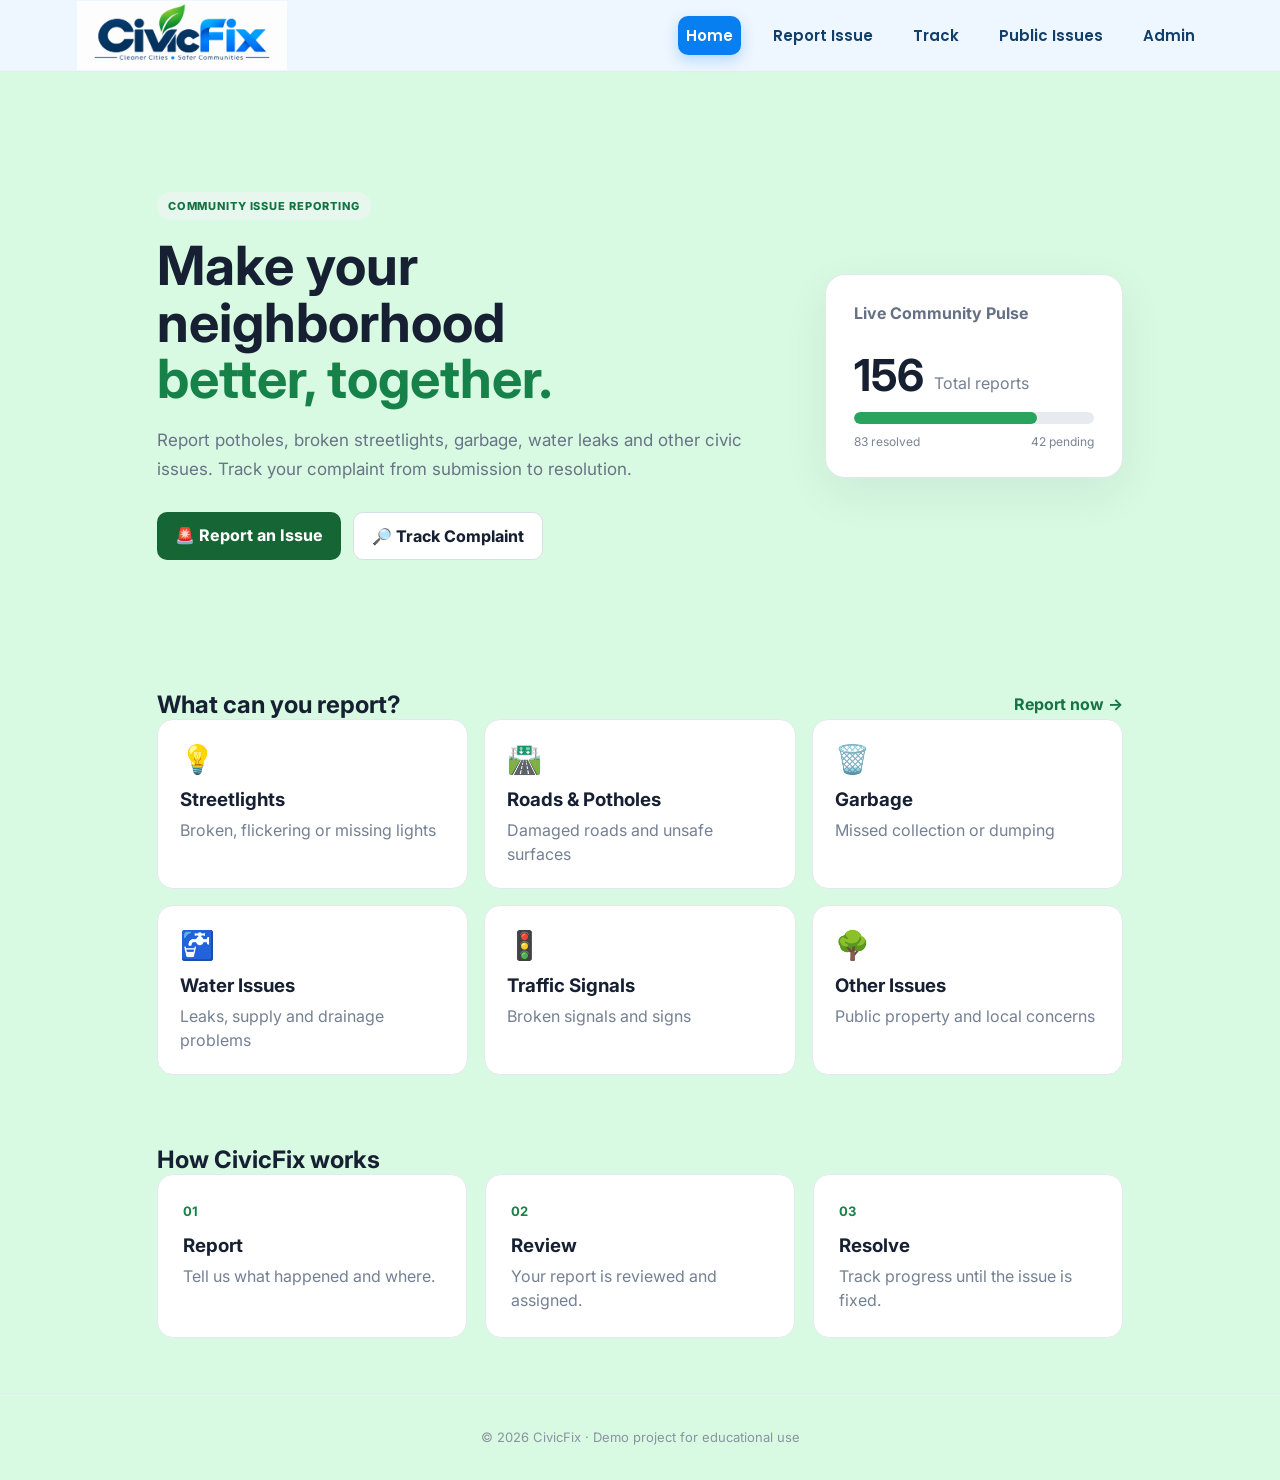
<file: index.html>
<!DOCTYPE html>
<html lang="en">

<head>
    <meta charset="UTF-8">
    <meta name="viewport" content="width=device-width,initial-scale=1.0">
    <title>CivicFix - Public Issue Reporting</title>
    <link rel="stylesheet" href="style.css">
</head>

<body>

    <nav>
        <a class="brand" href="index.html"><img src="civilfix-logo.png" alt="CivicFix" class="logo"></a>
        <div class="navlinks">
            <a class="active" href="index.html">Home</a>
            <a href="report.html">Report Issue</a>
            <a href="track.html">Track</a>
            <a href="issues.html">Public Issues</a>
            <a href="admin.html">Admin</a>
        </div>
    </nav>

    <main>
        <section class="hero">
            <div><span class="pill">COMMUNITY ISSUE REPORTING</span>
                <h1>Make your neighborhood<br><span>better, together.</span></h1>
                <p>Report potholes, broken streetlights, garbage, water leaks and other civic issues. Track your
                    complaint from
                    submission to resolution.</p>
                <div class="actions">
                    <a class="btn primary" href="report.html">🚨 Report an Issue</a>
                    <a class="btn secondary" href="track.html">🔎 Track Complaint</a>
                </div>
            </div>
            <div class="hero-card">
                <div class="mini-title">Live Community Pulse</div>
                <div class="pulse-row"><b>156</b><span>Total reports</span></div>
                <div class="bar"><i style="width:76%"></i></div>
                <div class="legend"><span>83 resolved</span><span>42 pending</span></div>
            </div>
        </section>
        <section class="section">
            <div class="section-head">
                <h2>What can you report?</h2><a href="report.html">Report now →</a>
            </div>
            <div class="grid categories">
                <a href="report.html?type=Streetlight" class="card"><span>💡</span>
                    <h3>Streetlights</h3>
                    <p>Broken, flickering or missing lights</p>
                </a>
                <a href="report.html?type=Pothole" class="card"><span>🛣️</span>
                    <h3>Roads & Potholes</h3>
                    <p>Damaged roads and unsafe surfaces</p>
                </a>
                <a href="report.html?type=Garbage" class="card"><span>🗑️</span>
                    <h3>Garbage</h3>
                    <p>Missed collection or dumping</p>
                </a>
                <a href="report.html?type=Water" class="card"><span>🚰</span>
                    <h3>Water Issues</h3>
                    <p>Leaks, supply and drainage problems</p>
                </a>
                <a href="report.html?type=Traffic" class="card"><span>🚦</span>
                    <h3>Traffic Signals</h3>
                    <p>Broken signals and signs</p>
                </a>
                <a href="report.html?type=Other" class="card"><span>🌳</span>
                    <h3>Other Issues</h3>
                    <p>Public property and local concerns</p>
                </a>
            </div>
        </section>
        <section class="section how">
            <h2>How CivicFix works</h2>
            <div class="steps">
                <div><b>01</b>
                    <h3>Report</h3>
                    <p>Tell us what happened and where.</p>
                </div>
                <div><b>02</b>
                    <h3>Review</h3>
                    <p>Your report is reviewed and assigned.</p>
                </div>
                <div><b>03</b>
                    <h3>Resolve</h3>
                    <p>Track progress until the issue is fixed.</p>
                </div>
            </div>
        </section>
    </main>
    <footer>© 2026 CivicFix · Demo project for educational use</footer>
    <script src="script.js"></script>
</body>

</html>
</file>
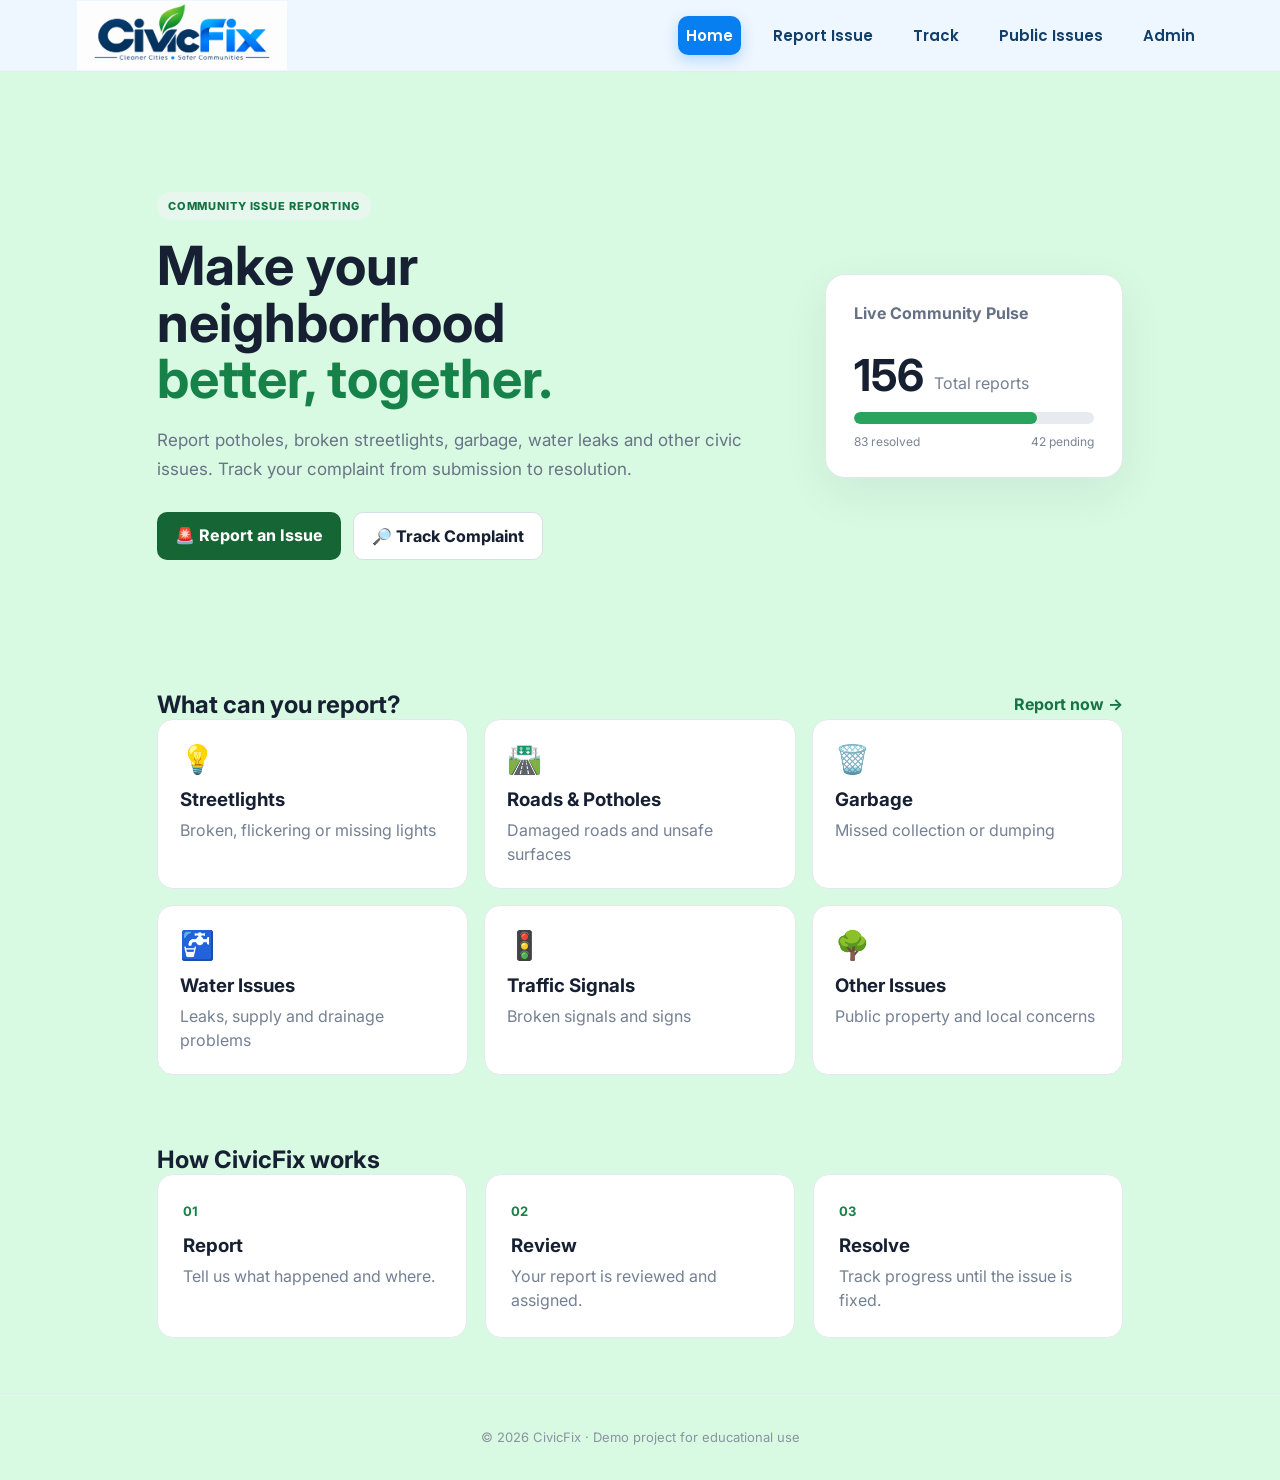
<file: new/index.html>
<!DOCTYPE html>
<html lang="en">

<head>
  <meta charset="UTF-8">
  <meta name="viewport" content="width=device-width,initial-scale=1.0">
  <title>CivicFix - Public Issue Reporting</title>
  <link rel="stylesheet" href="style.css">
</head>

<body>
  
  <nav>
    <a class="brand" href="index.html"><img src="civilfix-logo.png" alt="CivicFix" class="logo"></a>
    <div class="navlinks">
      <a class="active" href="index.html">Home</a>
      <a href="report.html">Report Issue</a>
      <a href="track.html">Track</a>
      <a href="issues.html">Public Issues</a>
      <a href="admin.html">Admin</a></div>
  </nav>

  <main>
    <section class="hero">
      <div><span class="pill">COMMUNITY ISSUE REPORTING</span>
        <h1>Make your neighborhood<br><span>better, together.</span></h1>
        <p>Report potholes, broken streetlights, garbage, water leaks and other civic issues. Track your complaint from
          submission to resolution.</p>
        <div class="actions">
          <a class="btn primary" href="report.html">🚨 Report an Issue</a>
          <a class="btn secondary" href="track.html">🔎 Track Complaint</a></div>
      </div>
      <div class="hero-card">
        <div class="mini-title">Live Community Pulse</div>
        <div class="pulse-row"><b>156</b><span>Total reports</span></div>
        <div class="bar"><i style="width:76%"></i></div>
        <div class="legend"><span>83 resolved</span><span>42 pending</span></div>
      </div>
    </section>
    <section class="section">
      <div class="section-head">
        <h2>What can you report?</h2><a href="report.html">Report now →</a>
      </div>
      <div class="grid categories">
        <a href="report.html?type=Streetlight" class="card"><span>💡</span>
          <h3>Streetlights</h3>
          <p>Broken, flickering or missing lights</p>
        </a>
        <a href="report.html?type=Pothole" class="card"><span>🛣️</span>
          <h3>Roads & Potholes</h3>
          <p>Damaged roads and unsafe surfaces</p>
        </a>
        <a href="report.html?type=Garbage" class="card"><span>🗑️</span>
          <h3>Garbage</h3>
          <p>Missed collection or dumping</p>
        </a>
        <a href="report.html?type=Water" class="card"><span>🚰</span>
          <h3>Water Issues</h3>
          <p>Leaks, supply and drainage problems</p>
        </a>
        <a href="report.html?type=Traffic" class="card"><span>🚦</span>
          <h3>Traffic Signals</h3>
          <p>Broken signals and signs</p>
        </a>
        <a href="report.html?type=Other" class="card"><span>🌳</span>
          <h3>Other Issues</h3>
          <p>Public property and local concerns</p>
        </a>
      </div>
    </section>
    <section class="section how">
      <h2>How CivicFix works</h2>
      <div class="steps">
        <div><b>01</b>
          <h3>Report</h3>
          <p>Tell us what happened and where.</p>
        </div>
        <div><b>02</b>
          <h3>Review</h3>
          <p>Your report is reviewed and assigned.</p>
        </div>
        <div><b>03</b>
          <h3>Resolve</h3>
          <p>Track progress until the issue is fixed.</p>
        </div>
      </div>
    </section>
  </main>
  <footer>© 2026 CivicFix · Demo project for educational use</footer>
  <script src="script.js"></script>
</body>

</html>
</file>
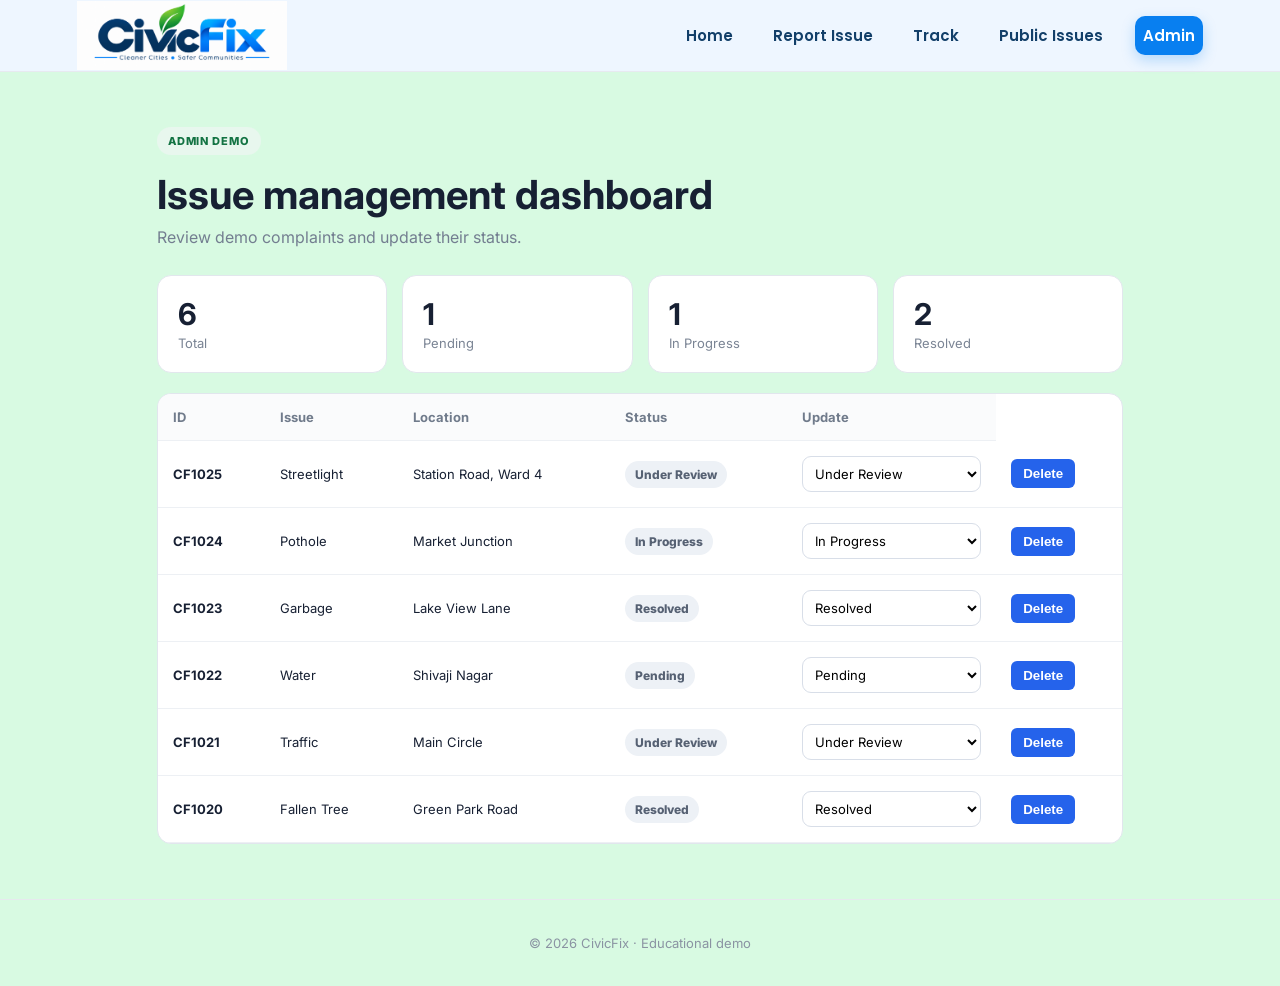
<file: admin.html>
<!DOCTYPE html>
<html lang="en">

<head>
    <meta charset="UTF-8">
    <meta name="viewport" content="width=device-width,initial-scale=1.0">
    <title>Admin Dashboard - CivicFix</title>
    <link rel="stylesheet" href="style.css">
</head>

<body>
    <nav><a class="brand" href="index.html"><img src="civilfix-logo.png" alt="CivicFix" class="logo"></a>
        <div class="navlinks"><a href="index.html">Home</a>
            <a href="report.html">Report Issue</a>
            <a href="track.html">Track</a>
            <a href="issues.html">Public Issues</a>
            <a class="active" href="admin.html">Admin</a>
        </div>
    </nav>
    <main class="page">
        <div class="page-title"><span class="pill">ADMIN DEMO</span>
            <h1>Issue management dashboard</h1>
            <p>Review demo complaints and update their status.</p>
        </div>
        <div class="stats">
            <div><b id="total">0</b><span>Total</span></div>
            <div><b id="pending">0</b><span>Pending</span></div>
            <div><b id="progress">0</b><span>In Progress</span></div>
            <div><b id="resolved">0</b><span>Resolved</span></div>
        </div>
        <div class="table-wrap">
            <table>
                <thead>
                    <tr>
                        <th>ID</th>
                        <th>Issue</th>
                        <th>Location</th>
                        <th>Status</th>
                        <th>Update</th>
                    </tr>
                </thead>
                <tbody id="adminRows"></tbody>
            </table>
        </div>
    </main>
    <footer>© 2026 CivicFix · Educational demo</footer>
    <script src="script.js"></script>
</body>

</html>
</file>
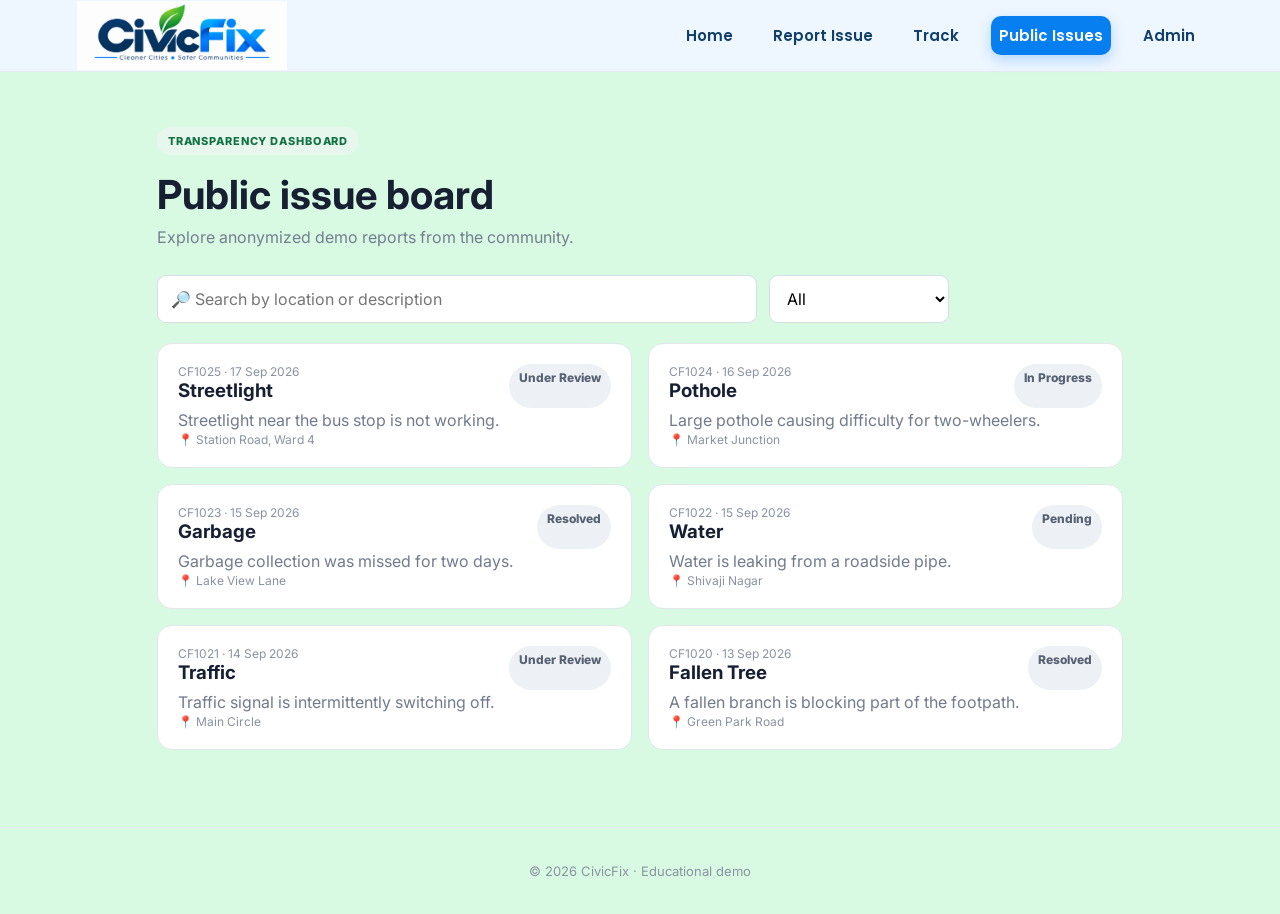
<file: issues.html>
<!DOCTYPE html>
<html lang="en">

<head>
    <meta charset="UTF-8">
    <meta name="viewport" content="width=device-width,initial-scale=1.0">
    <title>Public Issues - CivicFix</title>
    <link rel="stylesheet" href="style.css">
</head>

<body>
    <nav><a class="brand" href="index.html"><img src="civilfix-logo.png" alt="CivicFix" class="logo"></a>
        <div class="navlinks">
            <a href="index.html">Home</a>
            <a href="report.html">Report Issue</a><a href="track.html">Track</a>
            <a class="active" href="issues.html">Public Issues</a>
            <a href="admin.html">Admin</a>
        </div>
    </nav>
    <main class="page">
        <div class="page-title"><span class="pill">TRANSPARENCY DASHBOARD</span>
            <h1>Public issue board</h1>
            <p>Explore anonymized demo reports from the community.</p>
        </div>
        <div class="toolbar"><input id="issueSearch" placeholder="🔎 Search by location or description"><select
                id="issueFilter">
                <option>All</option>
                <option>Pending</option>
                <option>Under Review</option>
                <option>In Progress</option>
                <option>Resolved</option>
            </select></div>
        <div id="issueGrid" class="issue-grid"></div>
    </main>
    <footer>© 2026 CivicFix · Educational demo</footer>
    <script src="script.js"></script>
</body>

</html>
</file>
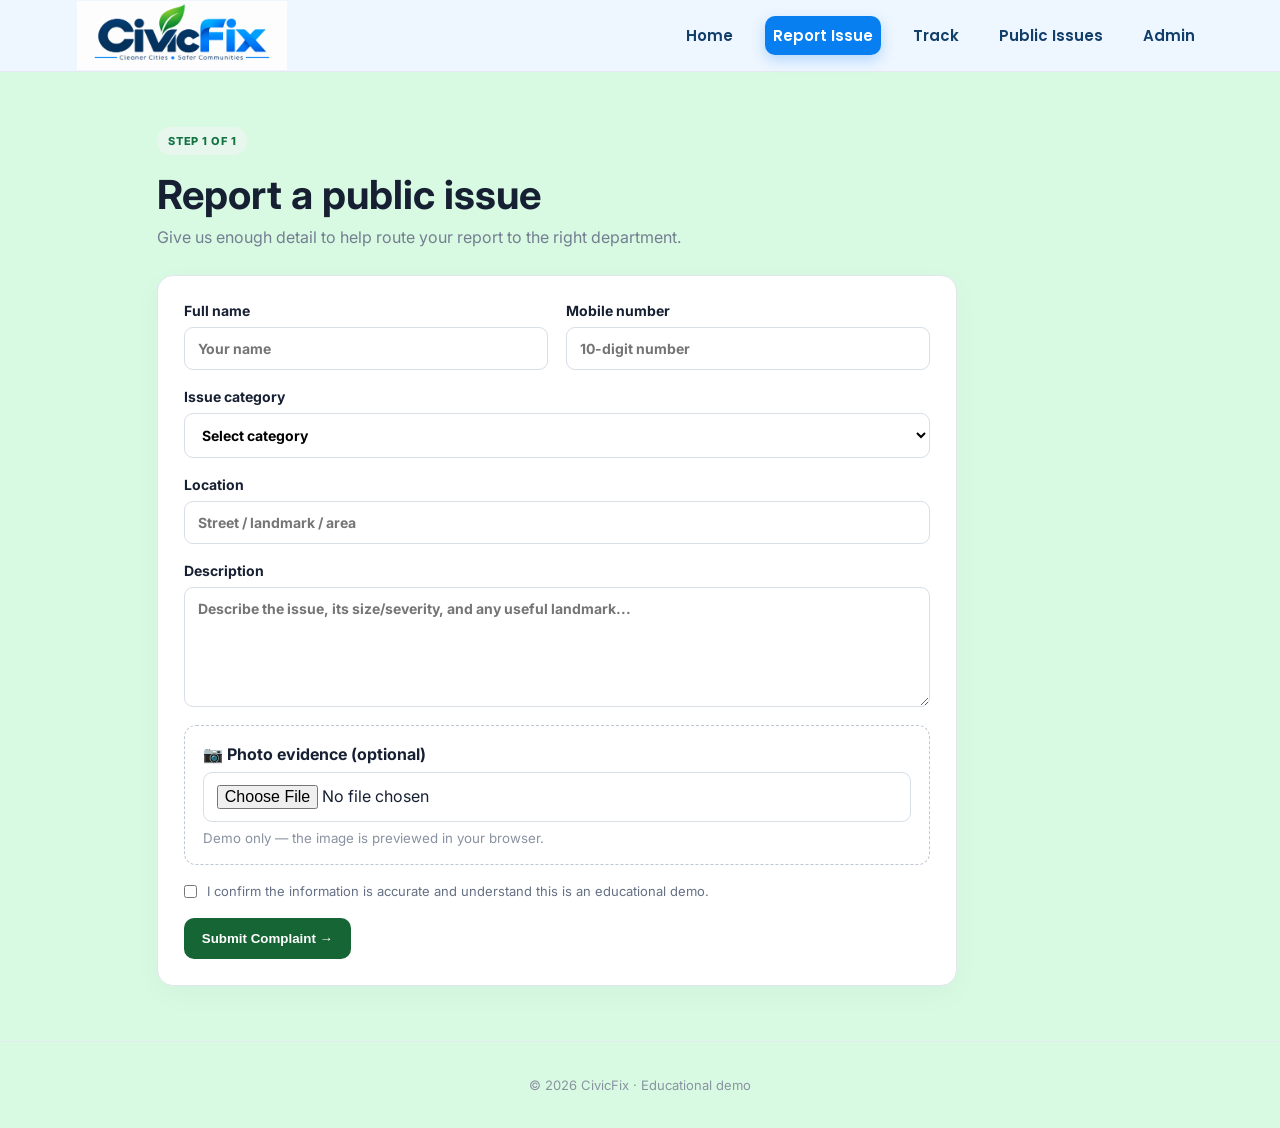
<file: report.html>
<!DOCTYPE html>
<html lang="en">

<head>
    <meta charset="UTF-8">
    <meta name="viewport" content="width=device-width,initial-scale=1.0">
    <title>Report Issue - CivicFix</title>
    <link rel="stylesheet" href="style.css">
</head>

<body>
    <nav><a class="brand" href="index.html"><img src="civilfix-logo.png" alt="CivicFix" class="logo"></a>
        <div class="navlinks">
            <a href="index.html">Home</a>
            <a class="active" href="report.html">Report Issue</a>
            <a href="track.html">Track</a>
            <a href="issues.html">Public Issues</a>
            <a href="admin.html">Admin</a>
        </div>
    </nav>
    <main class="page">
        <div class="page-title"><span class="pill">STEP 1 OF 1</span>
            <h1>Report a public issue</h1>
            <p>Give us enough detail to help route your report to the right department.</p>
        </div>
        <form id="reportForm" class="form-card">
            <div class="form-grid"><label>Full name<input id="name" required
                        placeholder="Your name"></label><label>Mobile number<input id="phone" required
                        pattern="[0-9]{10}" placeholder="10-digit number"></label></div>
            <label>Issue category<select id="type" required>
                    <option value="">Select category</option>
                    <option>Streetlight</option>
                    <option>Pothole</option>
                    <option>Garbage</option>
                    <option>Water</option>
                    <option>Traffic</option>
                    <option>Fallen Tree</option>
                    <option>Other</option>
                </select></label>
            <label>Location<input id="location" required placeholder="Street / landmark / area"></label>
            <label>Description<textarea id="description" required minlength="10"
                    placeholder="Describe the issue, its size/severity, and any useful landmark..."></textarea></label>
            <div class="upload"><b>📷 Photo evidence (optional)</b><input id="photo" type="file"
                    accept="image/*"><small>Demo only — the image is previewed in your browser.</small><img id="preview"
                    class="preview"></div>
            <div class="check"><input id="consent" type="checkbox" required><span>I confirm the information is accurate
                    and understand this is an educational demo.</span></div>
            <button class="btn primary" type="submit">Submit Complaint →</button>
            <div id="success" class="success hidden"></div>
        </form>
    </main>
    <footer>© 2026 CivicFix · Educational demo</footer>
    <script src="script.js"></script>
</body>

</html>
</file>
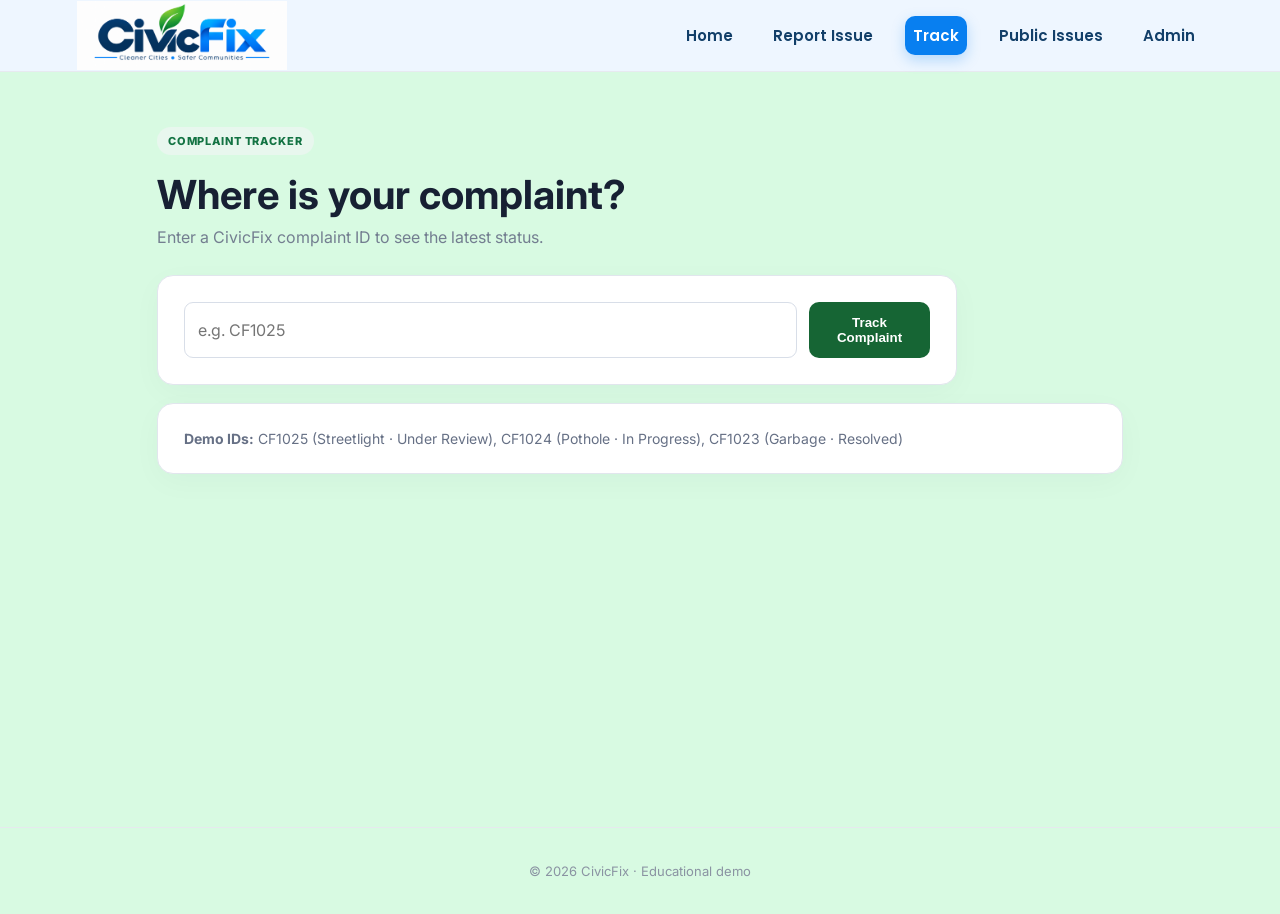
<file: track.html>
<!DOCTYPE html>
<html lang="en">

<head>
    <meta charset="UTF-8">
    <meta name="viewport" content="width=device-width,initial-scale=1.0">
    <title>Track Complaint - CivicFix</title>
    <link rel="stylesheet" href="style.css">
</head>

<body>
    <nav><a class="brand" href="index.html"><img src="civilfix-logo.png" alt="CivicFix" class="logo"></a>
        <div class="navlinks">
            <a href="index.html">Home</a>
            <a href="report.html">Report Issue</a>
            <a class="active" href="track.html">Track</a>
            <a href="issues.html">Public Issues</a>
            <a href="admin.html">Admin</a>
        </div>
    </nav>
    <main class="page">
        <div class="page-title"><span class="pill">COMPLAINT TRACKER</span>
            <h1>Where is your complaint?</h1>
            <p>Enter a CivicFix complaint ID to see the latest status.</p>
        </div>
        <form id="trackForm" class="search-card"><input id="trackId" placeholder="e.g. CF1025" required><button
                class="btn primary">Track Complaint</button></form>
        <div id="trackResult"></div>
        <section class="info-box">
            <b>Demo IDs:</b> CF1025 (Streetlight · Under Review), CF1024 (Pothole · In Progress),
            CF1023 (Garbage · Resolved)
        </section>
    </main>
    <footer>© 2026 CivicFix · Educational demo</footer>
    <script src="script.js"></script>
</body>

</html>
</file>
<file: style.css>
@import url('https://fonts.googleapis.com/css2?family=DM+Sans:ital,opsz,wght@0,9..40,100..1000;1,9..40,100..1000&family=Inter:ital,opsz,wght@0,14..32,100..900;1,14..32,100..900&family=Manrope:wght@200..800&family=Plus+Jakarta+Sans:ital,wght@0,200..800;1,200..800&family=Poppins:ital,wght@0,100;0,200;0,300;0,400;0,500;0,600;0,700;0,800;0,900;1,100;1,200;1,300;1,400;1,500;1,600;1,700;1,800;1,900&display=swap');

/* used font style */
/* 1. Inter
2. Manrope
3. Plus Jakarta Sans
4. Poppins
5. DM Sans */

* {
  margin: 0;
  padding: 0;
  box-sizing: border-box;
}

body {
  margin: 0;
  font-family: Inter, system-ui, -apple-system, Segoe UI, sans-serif;
  background: #d8fae2;
  color: #172033;
}

a {
  text-decoration: none;
  color: inherit
}

nav {
  height: 72px;
  /* background: #fff; */
  background-color:#eef6ff;
  border-bottom: 1px solid #e7eaf0;
  display: flex;
  align-items: center;
  justify-content: space-between;
  padding: 0 6%;
  position: sticky;
  top: 0;
  z-index: 10
}

.brand {
  font-size: 21px;
  font-weight: 800
}

.navlinks {
  display: flex;
  gap: 24px;
  font-size: 16px;
  font-weight: 600;
  color: #657084;
  font-family:Poppins, DM Sans ,sans-serif ;;
}

.navlinks a {
    color: #123f69;
    text-decoration: none;
    font-size: 15px;
    font-weight: 600;

    padding: 8px 8px;
    border-radius: 10px;

    transition: all 0.25s ease;
}

.navlinks a:hover {
    background: #bfd8f1;
    color: #087ff0;
}

.navlinks a.active {
    background: #087ff0;
    color: white;
    box-shadow: 0 5px 14px rgba(8, 127, 240, 0.25);
}

.navlinks a:hover,
.navlinks .active {
  color: #000000
}

.hero {
  max-width: 1120px;
  margin: 65px auto 20px;
  padding: 55px 6%;
  display: flex;
  align-items: center;
  justify-content: space-between;
  gap: 50px
}

.hero h1 {
  font-size: 54px;
  line-height: 1.05;
  margin: 18px 0
}

.hero h1 span {
  color: #16824a;
}

.hero p {
  max-width: 650px;
  color: #687386;
  font-size: 17px;
  line-height: 1.7;
}

.pill {
  display: inline-block;
  background: #e8f7ee;
  color: #137343;
  padding: 7px 11px;
  border-radius: 999px;
  font-size: 11px;
  font-weight: 800;
  letter-spacing: .08em;
}

.actions {
  display: flex;
  gap: 12px;
  margin-top: 28px;
}

.btn {
  border: 0;
  border-radius: 10px;
  padding: 13px 18px;
  font-weight: 750;
  cursor: pointer;
  display: inline-block;
}

.primary {
  background: #166534;
  color: white;
}

.secondary {
  background: #fff;
  border: 1px solid #d9dee7;
}

.hero-card {
  background: #fff;
  border: 1px solid #e3e8ef;
  border-radius: 20px;
  padding: 28px;
  width: 310px;
  box-shadow: 0 15px 45px #17203312;
}

.mini-title {
  font-weight: 700;
  color: #667085;
}

.pulse-row {
  display: flex;
  align-items: end;
  gap: 10px;
  margin: 25px 0 10px;
}

.pulse-row b {
  font-size: 44px;
}

.pulse-row span {
  color: #768093;
  margin-bottom: 9px;
}

.bar {
  height: 12px;
  background: #e7ebf0;
  border-radius: 20px;
  overflow: hidden;
}

.bar i {
  display: block;
  height: 100%;
  background: #29a45d;
  border-radius: 20px;
}

.legend {
  display: flex;
  justify-content: space-between;
  color: #7b8493;
  font-size: 12px;
  margin-top: 10px
}

.section,
.page {
  max-width: 1120px;
  margin: 0 auto;
  padding: 55px 6%
}

.section-head {
  display: flex;
  justify-content: space-between;
  align-items: center
}

.section h2,
.page h1 {
  margin-top: 0
}

.section-head a {
  color: #167345;
  font-weight: 700
}

.grid {
  display: grid;
  grid-template-columns: repeat(3, 1fr);
  gap: 16px
}

.card {
  background: #fff;
  border: 1px solid #e4e8ee;
  border-radius: 16px;
  padding: 22px;
  transition: .2s
}

.card:hover {
  transform: translateY(-3px);
  box-shadow: 0 12px 30px #17203310
}

.card>span {
  font-size: 28px
}

.card h3 {
  margin: 12px 0 7px
}

.card p,
.steps p {
  color: #748093;
  line-height: 1.5;
  margin: 0
}

.how {
  padding-top: 15px
}

.steps {
  display: grid;
  grid-template-columns: repeat(3, 1fr);
  gap: 18px
}

.steps>div {
  background: #fff;
  border: 1px solid #e5e9ef;
  padding: 25px;
  border-radius: 16px
}

.steps b {
  color: #16824a;
  font-size: 13px
}

.steps h3 {
  margin: 14px 0 7px
}

footer {
  text-align: center;
  color: #8a93a2;
  padding: 35px;
  border-top: 1px solid #e6e9ee;
  font-size: 13px
}

.page {
  min-height: calc(100vh - 145px)
}

.page-title {
  margin-bottom: 28px
}

.page-title h1 {
  font-size: 40px;
  margin: 15px 0 8px
}

.page-title p {
  color: #737e90
}

.form-card,
.search-card,
.info-box {
  background: #fff;
  border: 1px solid #e1e6ed;
  border-radius: 16px;
  padding: 26px;
  box-shadow: 0 8px 30px #17203308
}

.form-card {
  max-width: 800px
}

.form-card label {
  display: block;
  font-weight: 700;
  font-size: 14px;
  margin-bottom: 18px
}

.form-grid {
  display: grid;
  grid-template-columns: 1fr 1fr;
  gap: 18px
}

input,
select,
textarea {
  display: block;
  width: 100%;
  margin-top: 8px;
  border: 1px solid #d8dee8;
  border-radius: 9px;
  padding: 12px 13px;
  font: inherit;
  background: #fff
}

textarea {
  min-height: 120px;
  resize: vertical
}

.upload {
  border: 1px dashed #bdc7d5;
  padding: 18px;
  border-radius: 12px;
  margin-bottom: 18px
}

.upload small {
  display: block;
  color: #8992a1;
  margin-top: 8px
}

.preview {
  display: none;
  max-width: 180px;
  max-height: 130px;
  margin-top: 12px;
  border-radius: 8px
}

.check {
  display: flex;
  gap: 10px;
  align-items: flex-start;
  margin: 18px 0;
  color: #657084;
  font-size: 13px
}

.check input {
  width: auto;
  margin: 2px 0
}

.success {
  margin-top: 18px;
  padding: 16px;
  background: #eaf8ef;
  border: 1px solid #bce5ca;
  border-radius: 10px;
  color: #166534
}

.hidden {
  display: none
}

.search-card {
  display: flex;
  gap: 12px;
  max-width: 800px
}

.search-card input {
  margin: 0
}

.result {
  margin-top: 20px;
  background: #fff;
  border: 1px solid #e1e6ed;
  border-radius: 16px;
  padding: 25px
}

.status {
  display: inline-block;
  padding: 6px 10px;
  border-radius: 999px;
  background: #edf1f6;
  color: #566173;
  font-size: 12px;
  font-weight: 800
}

.timeline {
  display: grid;
  grid-template-columns: repeat(5, 1fr);
  gap: 7px;
  margin-top: 25px
}

.timeline div {
  padding: 14px 7px;
  text-align: center;
  border-top: 3px solid #dce2ea;
  color: #8790a0;
  font-size: 12px
}

.timeline .done {
  border-color: #269654;
  color: #166534
}

.info-box {
  margin-top: 18px;
  color: #667085;
  font-size: 14px
}

.toolbar {
  display: flex;
  gap: 12px;
  margin-bottom: 20px
}

.toolbar input {
  margin: 0;
  max-width: 600px
}

.toolbar select {
  margin: 0;
  max-width: 180px
}

.issue-grid {
  display: grid;
  grid-template-columns: repeat(2, 1fr);
  gap: 16px
}

.issue {
  background: #fff;
  border: 1px solid #e2e7ed;
  border-radius: 15px;
  padding: 20px
}

.issue-head {
  display: flex;
  justify-content: space-between;
  gap: 15px
}

.issue h3 {
  margin: 0 0 6px
}

.issue p {
  color: #707b8c;
  line-height: 1.5
}

.meta {
  font-size: 12px;
  color: #8992a1
}

.stats {
  display: grid;
  grid-template-columns: repeat(4, 1fr);
  gap: 15px;
  margin-bottom: 20px
}

.stats div {
  background: #fff;
  border: 1px solid #e2e7ed;
  border-radius: 14px;
  padding: 20px
}

.stats b {
  display: block;
  font-size: 30px
}

.stats span {
  color: #7a8494;
  font-size: 13px
}

.table-wrap {
  background: #fff;
  border: 1px solid #e1e6ed;
  border-radius: 14px;
  overflow: auto
}

table {
  width: 100%;
  border-collapse: collapse
}

th,
td {
  padding: 15px;
  text-align: left;
  border-bottom: 1px solid #edf0f4;
  font-size: 13px
}

th {
  color: #707b8b;
  background: #fafbfc
}

.table-wrap select {
  margin: 0;
  padding: 8px
}

/* CivicFix image logo */
.brand {
  display: flex;
  align-items: center;
  line-height: 0;
}

.logo {
  width: 210px;
  height: auto;
  display: block;
  object-fit: contain;
}

.delete-btn {
  padding: 7px 12px;
  border: none;
  border-radius: 6px;
  background: #2563eb;
  color: white;
  font-weight: 600;
  cursor: pointer;
}

.delete-btn:hover {
  background: #1d4ed8;
    
}

/* @media(max-width:800px) {
  .navlinks {
    gap: 10px;
    font-size: 12px
  }

  .hero {
    flex-direction: column;
    align-items: flex-start
  }

  .hero h1 {
    font-size: 40px
  }

  .hero-card {
    width: 100%
  }

  .grid,
  .steps,
  .issue-grid,
  .stats {
    grid-template-columns: 1fr 1fr
  }

  .form-grid {
    grid-template-columns: 1fr
  }
} */

/* @media(max-width:520px) {
  nav {
    height: auto;
    padding: 15px;
    align-items: flex-start;
    gap: 10px
  }

  .navlinks {
    flex-wrap: wrap;
    justify-content: flex-end
  }

  .grid,
  .steps,
  .issue-grid,
  .stats,
  .form-grid {
    grid-template-columns: 1fr
  }

  .hero {
    padding: 35px 5%
  }

  .page,
  .section {
    padding-left: 5%;
    padding-right: 5%
  }

  .timeline {
    grid-template-columns: 1fr
  }

  .search-card {
    flex-direction: column
  }

  .toolbar {
    flex-direction: column
  }
} */

/* @media (max-width: 520px) {
  .logo {
    width: 125px;
  }
} */
</file>
<file: new/style.css>
@import url('https://fonts.googleapis.com/css2?family=DM+Sans:ital,opsz,wght@0,9..40,100..1000;1,9..40,100..1000&family=Inter:ital,opsz,wght@0,14..32,100..900;1,14..32,100..900&family=Manrope:wght@200..800&family=Plus+Jakarta+Sans:ital,wght@0,200..800;1,200..800&family=Poppins:ital,wght@0,100;0,200;0,300;0,400;0,500;0,600;0,700;0,800;0,900;1,100;1,200;1,300;1,400;1,500;1,600;1,700;1,800;1,900&display=swap');

/* used font style */
/* 1. Inter
2. Manrope
3. Plus Jakarta Sans
4. Poppins
5. DM Sans */

* {
  margin: 0;
  padding: 0;
  box-sizing: border-box;
}

body {
  margin: 0;
  font-family: Inter, system-ui, -apple-system, Segoe UI, sans-serif;
  /* background: #f6f8fb; */
  /* background-color:#eef6ff; */
  /* background-color: #cde1f8; */
  /* background: #cbe9d4; */
  background: #d8fae2;
  color: #172033;
}

a {
  text-decoration: none;
  color: inherit
}

nav {
  height: 72px;
  /* background: #fff; */
  background-color:#eef6ff;
  border-bottom: 1px solid #e7eaf0;
  display: flex;
  align-items: center;
  justify-content: space-between;
  padding: 0 6%;
  position: sticky;
  top: 0;
  z-index: 10
}

.brand {
  font-size: 21px;
  font-weight: 800
}

.navlinks {
  display: flex;
  gap: 24px;
  font-size: 16px;
  font-weight: 600;
  color: #657084;
  font-family:Poppins, DM Sans ,sans-serif ;;
}

.navlinks a {
    color: #123f69;
    text-decoration: none;
    font-size: 15px;
    font-weight: 600;

    padding: 8px 8px;
    border-radius: 10px;

    transition: all 0.25s ease;
}

.navlinks a:hover {
    background: #bfd8f1;
    color: #087ff0;
}

.navlinks a.active {
    background: #087ff0;
    color: white;
    box-shadow: 0 5px 14px rgba(8, 127, 240, 0.25);
}

.navlinks a:hover,
.navlinks .active {
  color: #000000
}

.hero {
  max-width: 1120px;
  margin: 65px auto 20px;
  padding: 55px 6%;
  display: flex;
  align-items: center;
  justify-content: space-between;
  gap: 50px
}

.hero h1 {
  font-size: 54px;
  line-height: 1.05;
  margin: 18px 0
}

.hero h1 span {
  color: #16824a;
}

.hero p {
  max-width: 650px;
  color: #687386;
  font-size: 17px;
  line-height: 1.7;
}

.pill {
  display: inline-block;
  background: #e8f7ee;
  color: #137343;
  padding: 7px 11px;
  border-radius: 999px;
  font-size: 11px;
  font-weight: 800;
  letter-spacing: .08em;
}

.actions {
  display: flex;
  gap: 12px;
  margin-top: 28px;
}

.btn {
  border: 0;
  border-radius: 10px;
  padding: 13px 18px;
  font-weight: 750;
  cursor: pointer;
  display: inline-block;
}

.primary {
  background: #166534;
  color: white;
}

.secondary {
  background: #fff;
  border: 1px solid #d9dee7;
}

.hero-card {
  background: #fff;
  border: 1px solid #e3e8ef;
  border-radius: 20px;
  padding: 28px;
  width: 310px;
  box-shadow: 0 15px 45px #17203312;
}

.mini-title {
  font-weight: 700;
  color: #667085;
}

.pulse-row {
  display: flex;
  align-items: end;
  gap: 10px;
  margin: 25px 0 10px;
}

.pulse-row b {
  font-size: 44px;
}

.pulse-row span {
  color: #768093;
  margin-bottom: 9px;
}

.bar {
  height: 12px;
  background: #e7ebf0;
  border-radius: 20px;
  overflow: hidden;
}

.bar i {
  display: block;
  height: 100%;
  background: #29a45d;
  border-radius: 20px;
}

.legend {
  display: flex;
  justify-content: space-between;
  color: #7b8493;
  font-size: 12px;
  margin-top: 10px
}

.section,
.page {
  max-width: 1120px;
  margin: 0 auto;
  padding: 55px 6%
}

.section-head {
  display: flex;
  justify-content: space-between;
  align-items: center
}

.section h2,
.page h1 {
  margin-top: 0
}

.section-head a {
  color: #167345;
  font-weight: 700
}

.grid {
  display: grid;
  grid-template-columns: repeat(3, 1fr);
  gap: 16px
}

.card {
  background: #fff;
  border: 1px solid #e4e8ee;
  border-radius: 16px;
  padding: 22px;
  transition: .2s
}

.card:hover {
  transform: translateY(-3px);
  box-shadow: 0 12px 30px #17203310
}

.card>span {
  font-size: 28px
}

.card h3 {
  margin: 12px 0 7px
}

.card p,
.steps p {
  color: #748093;
  line-height: 1.5;
  margin: 0
}

.how {
  padding-top: 15px
}

.steps {
  display: grid;
  grid-template-columns: repeat(3, 1fr);
  gap: 18px
}

.steps>div {
  background: #fff;
  border: 1px solid #e5e9ef;
  padding: 25px;
  border-radius: 16px
}

.steps b {
  color: #16824a;
  font-size: 13px
}

.steps h3 {
  margin: 14px 0 7px
}

footer {
  text-align: center;
  color: #8a93a2;
  padding: 35px;
  border-top: 1px solid #e6e9ee;
  font-size: 13px
}

.page {
  min-height: calc(100vh - 145px)
}

.page-title {
  margin-bottom: 28px
}

.page-title h1 {
  font-size: 40px;
  margin: 15px 0 8px
}

.page-title p {
  color: #737e90
}

.form-card,
.search-card,
.info-box {
  background: #fff;
  border: 1px solid #e1e6ed;
  border-radius: 16px;
  padding: 26px;
  box-shadow: 0 8px 30px #17203308
}

.form-card {
  max-width: 800px
}

.form-card label {
  display: block;
  font-weight: 700;
  font-size: 14px;
  margin-bottom: 18px
}

.form-grid {
  display: grid;
  grid-template-columns: 1fr 1fr;
  gap: 18px
}

input,
select,
textarea {
  display: block;
  width: 100%;
  margin-top: 8px;
  border: 1px solid #d8dee8;
  border-radius: 9px;
  padding: 12px 13px;
  font: inherit;
  background: #fff
}

textarea {
  min-height: 120px;
  resize: vertical
}

.upload {
  border: 1px dashed #bdc7d5;
  padding: 18px;
  border-radius: 12px;
  margin-bottom: 18px
}

.upload small {
  display: block;
  color: #8992a1;
  margin-top: 8px
}

.preview {
  display: none;
  max-width: 180px;
  max-height: 130px;
  margin-top: 12px;
  border-radius: 8px
}

.check {
  display: flex;
  gap: 10px;
  align-items: flex-start;
  margin: 18px 0;
  color: #657084;
  font-size: 13px
}

.check input {
  width: auto;
  margin: 2px 0
}

.success {
  margin-top: 18px;
  padding: 16px;
  background: #eaf8ef;
  border: 1px solid #bce5ca;
  border-radius: 10px;
  color: #166534
}

.hidden {
  display: none
}

.search-card {
  display: flex;
  gap: 12px;
  max-width: 800px
}

.search-card input {
  margin: 0
}

.result {
  margin-top: 20px;
  background: #fff;
  border: 1px solid #e1e6ed;
  border-radius: 16px;
  padding: 25px
}

.status {
  display: inline-block;
  padding: 6px 10px;
  border-radius: 999px;
  background: #edf1f6;
  color: #566173;
  font-size: 12px;
  font-weight: 800
}

.timeline {
  display: grid;
  grid-template-columns: repeat(5, 1fr);
  gap: 7px;
  margin-top: 25px
}

.timeline div {
  padding: 14px 7px;
  text-align: center;
  border-top: 3px solid #dce2ea;
  color: #8790a0;
  font-size: 12px
}

.timeline .done {
  border-color: #269654;
  color: #166534
}

.info-box {
  margin-top: 18px;
  color: #667085;
  font-size: 14px
}

.toolbar {
  display: flex;
  gap: 12px;
  margin-bottom: 20px
}

.toolbar input {
  margin: 0;
  max-width: 600px
}

.toolbar select {
  margin: 0;
  max-width: 180px
}

.issue-grid {
  display: grid;
  grid-template-columns: repeat(2, 1fr);
  gap: 16px
}

.issue {
  background: #fff;
  border: 1px solid #e2e7ed;
  border-radius: 15px;
  padding: 20px
}

.issue-head {
  display: flex;
  justify-content: space-between;
  gap: 15px
}

.issue h3 {
  margin: 0 0 6px
}

.issue p {
  color: #707b8c;
  line-height: 1.5
}

.meta {
  font-size: 12px;
  color: #8992a1
}

.stats {
  display: grid;
  grid-template-columns: repeat(4, 1fr);
  gap: 15px;
  margin-bottom: 20px
}

.stats div {
  background: #fff;
  border: 1px solid #e2e7ed;
  border-radius: 14px;
  padding: 20px
}

.stats b {
  display: block;
  font-size: 30px
}

.stats span {
  color: #7a8494;
  font-size: 13px
}

.table-wrap {
  background: #fff;
  border: 1px solid #e1e6ed;
  border-radius: 14px;
  overflow: auto
}

table {
  width: 100%;
  border-collapse: collapse
}

th,
td {
  padding: 15px;
  text-align: left;
  border-bottom: 1px solid #edf0f4;
  font-size: 13px
}

th {
  color: #707b8b;
  background: #fafbfc
}

.table-wrap select {
  margin: 0;
  padding: 8px
}

/* CivicFix image logo */
.brand {
  display: flex;
  align-items: center;
  line-height: 0;
}

.logo {
  width: 210px;
  height: auto;
  display: block;
  object-fit: contain;
}

.delete-btn {
  padding: 7px 12px;
  border: none;
  border-radius: 6px;
  background: #2563eb;
  color: white;
  font-weight: 600;
  cursor: pointer;
}

.delete-btn:hover {
  background: #1d4ed8;
    
}

/* @media(max-width:800px) {
  .navlinks {
    gap: 10px;
    font-size: 12px
  }

  .hero {
    flex-direction: column;
    align-items: flex-start
  }

  .hero h1 {
    font-size: 40px
  }

  .hero-card {
    width: 100%
  }

  .grid,
  .steps,
  .issue-grid,
  .stats {
    grid-template-columns: 1fr 1fr
  }

  .form-grid {
    grid-template-columns: 1fr
  }
} */

/* @media(max-width:520px) {
  nav {
    height: auto;
    padding: 15px;
    align-items: flex-start;
    gap: 10px
  }

  .navlinks {
    flex-wrap: wrap;
    justify-content: flex-end
  }

  .grid,
  .steps,
  .issue-grid,
  .stats,
  .form-grid {
    grid-template-columns: 1fr
  }

  .hero {
    padding: 35px 5%
  }

  .page,
  .section {
    padding-left: 5%;
    padding-right: 5%
  }

  .timeline {
    grid-template-columns: 1fr
  }

  .search-card {
    flex-direction: column
  }

  .toolbar {
    flex-direction: column
  }
} */

/* @media (max-width: 520px) {
  .logo {
    width: 125px;
  }
} */
</file>
